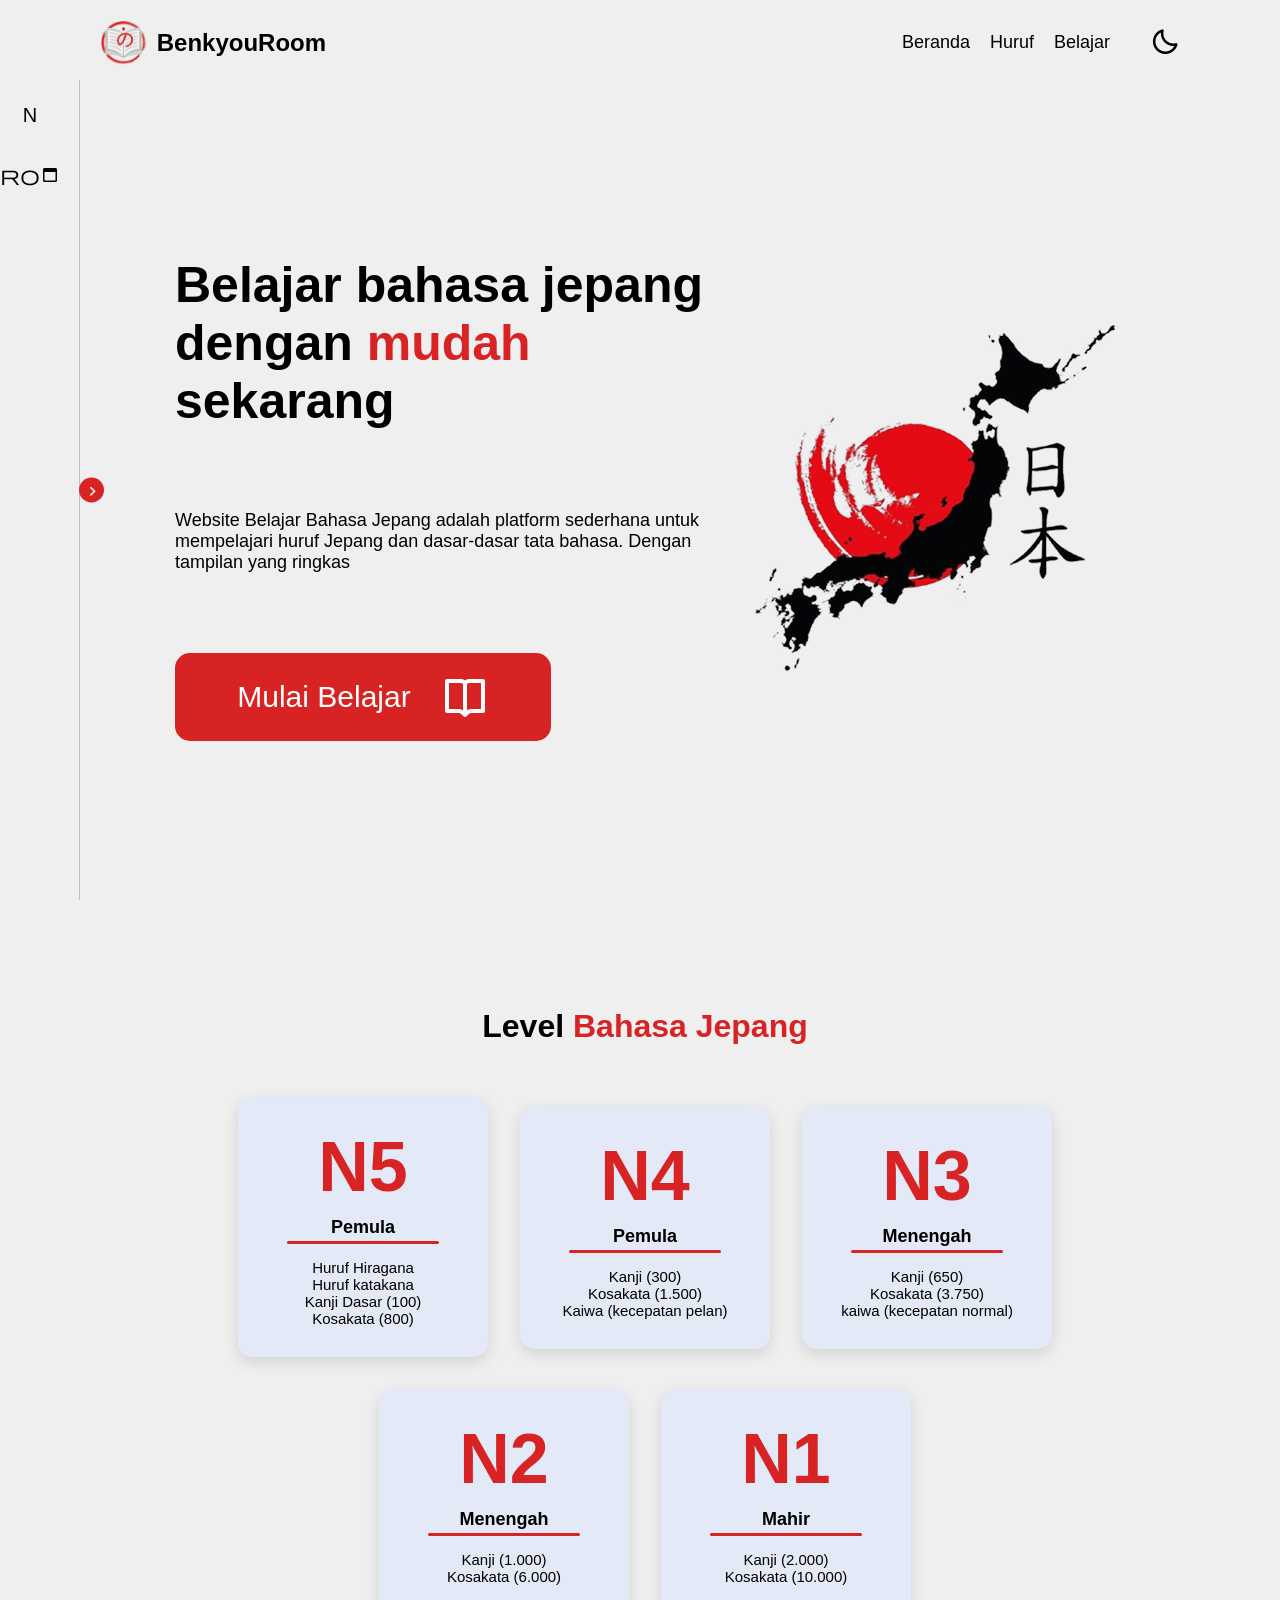
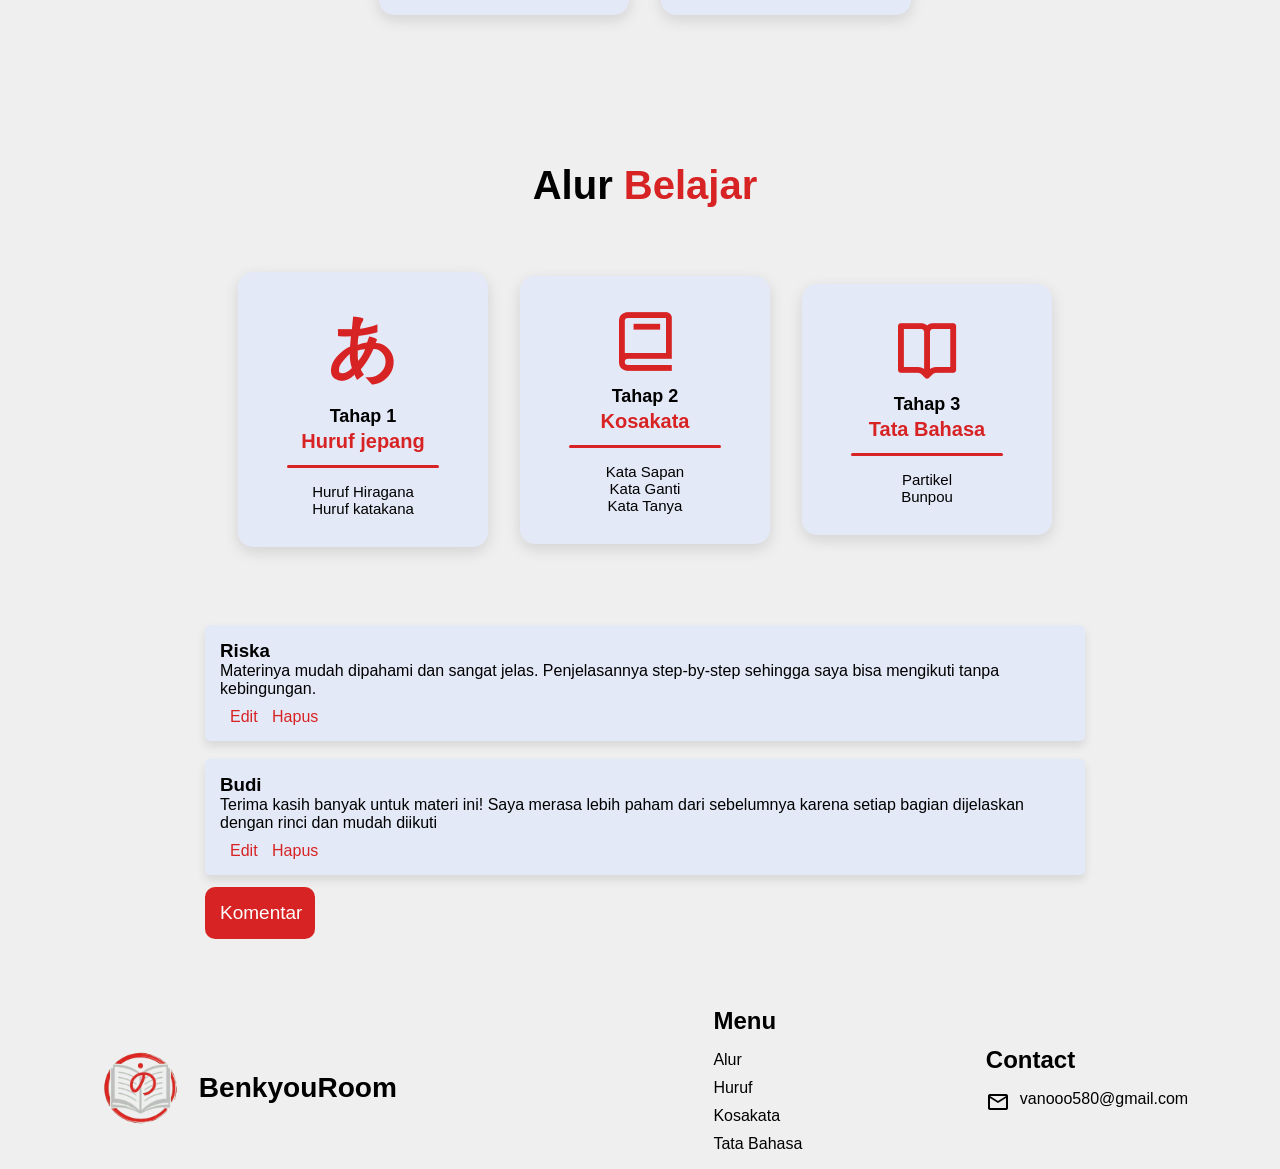
<file: index.html>
<!DOCTYPE html>
<html lang="en">

<head>
  <meta charset="UTF-8" />
  <meta name="viewport" content="width=device-width, initial-scale=1.0" />
  <title>BenkyouRoom</title>
  <link rel="stylesheet" href="style.css" />
  <link rel="shortcut icon" href="pic/favicon.png" type="image/x-icon">
  <link href="https://unpkg.com/boxicons@2.1.4/css/boxicons.min.css" rel="stylesheet" />
  <link href="https://fonts.googleapis.com/css2?family=Material+Symbols+Outlined" rel="stylesheet" />
</head>
</head>

<body>

  <!-- Navbar -->
  <div id="appearance">
    <nav class="nav1">
      <div class="img1">
        <img src="pic/logo.png" alt="icon">
        <h1>BenkyouRoom</h1>
      </div>

      <i class='bx bx-menu' id="menu-icon"></i>


      <ul class="navbar1">
        <li><a href="#">Beranda</a></li>
        <li><a href="huruf.html">Huruf</a></li>
        <li><a href="belajar.html">Belajar</a></li>
        <li>
          <div class="bottom-content">
        <li class="mode">
          <div class="moon-sun">
            <i class="bx bx-moon icon moon icon-mode toggle-mode" id="mode"></i>
          </div>
        </li>
  </div>
  </li>
  </ul>

  </nav>

  <!-- Sidebar -->
  <div class="sidebar close">
    <i class="bx bx-chevron-right toggle"></i>
    <div class="menu-bar">
      <div class="menu">
        <ul class="menu-links">
          <li class="nav-link">
            <a href="#level">
              <span class="icon">N</span>
              <span class="text nav-text">Level</span>
            </a>
          </li>
          <li class="nav-link">
            <a href="#alur">
              <span class="material-symbols-outlined icon">
                road
              </span>
              <span class="text nav-text">Alur</span>
            </a>
          </li>
        </ul>
      </div>
    </div>
  </div>

  <main class="container">
    <div class="hero-section" id="beranda">
      <div class="text">
        <h1 class="header">
          Belajar bahasa jepang dengan <span class="red">mudah</span> <br />
          sekarang
        </h1>
        <p class="descrip">Website Belajar Bahasa Jepang adalah platform sederhana untuk mempelajari huruf Jepang dan dasar-dasar tata bahasa. Dengan tampilan yang ringkas</p>
        <div class="btn">
          <button id="btnMulai">Mulai Belajar <i class="bx bx-book-open icon"></i></button>
        </div>
      </div>

      <div class="img-wrapper">
        <img class="pulau_black" src="pic/pulau_black.png" width="100%" />
        <img class="pulau_with" src="pic/pulau_with.png " width="110%" />
      </div>
    </div>

    <div class="huruf-container" id="level">
      <h1 class="title">Level <span class="red">Bahasa Jepang</span></h1>
      <div class="huruf-wrapper">
        <div class="box">
          <h1>N5</h1>
          <h4>Pemula</h4>
          <span></span>
          <ul>
            <li>Huruf Hiragana</li>
            <li>Huruf katakana</li>
            <li>Kanji Dasar (100) </li>
            <li>Kosakata (800) </li>
          </ul>
        </div>
        <div class="box">
          <h1>N4</h1>
          <h4>Pemula</h4>
          <span></span>
          <ul>
            <li>Kanji (300) </li>
            <li>Kosakata (1.500) </li>
            <li>Kaiwa (kecepatan pelan)</li>
          </ul>
        </div>
        <div class="box">
          <h1>N3</h1>
          <h4>Menengah</h4>
          <span></span>
          <ul>
            <li>Kanji (650) </li>
            <li>Kosakata (3.750) </li>
            <li>kaiwa (kecepatan normal)</li>
            <li></li>
          </ul>
        </div>
      </div>
      <div class="huruf-wrapper">
        <div class="box">
          <h1>N2</h1>
          <h4>Menengah</h4>
          <span></span>
          <ul>
            <li>Kanji (1.000) </li>
            <li>Kosakata (6.000) </li>
          </ul>
        </div>
        <div class="box">
          <h1>N1</h1>
          <h4>Mahir</h4>
          <span></span>
          <ul>
            <li>Kanji (2.000) </li>
            <li>Kosakata (10.000) </li>
          </ul>
        </div>
      </div>
    </div>
    <!-- ==== Alur Belajar ==== -->
    <div class="huruf-container" id="alur">
      <h1 class="title">Alur <span class="red">Belajar</span> </h1>

      <div class="huruf-wrapper">
        <div class="box">
          <h1>あ</h1>
          <h4>Tahap 1</h4>
          <h2>Huruf jepang</h2>
          <span></span>
          <ul>
            <li>Huruf Hiragana</li>
            <li>Huruf katakana</li>
          </ul>
        </div>
        <div class="box">
          <i class='bx bx-book'></i>
          <h4>Tahap 2</h4>
          <h2>Kosakata</h2>
          <span></span>
          <ul>
            <li>Kata Sapan</li>
            <li>Kata Ganti</li>
            <li>Kata Tanya</li>
          </ul>
        </div>
        <div class="box">
          <i class='bx bx-book-open'></i>
          <h4>Tahap 3</h4>
          <h2>Tata Bahasa</h2>
          <span></span>
          <ul>
            <li>Partikel</li>
            <li>Bunpou</li>
          </ul>
        </div>
      </div>
    </div>

    <div class="komentar">
      <div class="box-container">
        <div class="box-komentar shadow">
          <h3>Riska</h3>
          <p>Materinya mudah dipahami dan sangat jelas. Penjelasannya step-by-step sehingga saya bisa mengikuti tanpa kebingungan.</p>
          <div class="aksi">
            <a>Edit</a>
            <a>Hapus</a>
          </div>
        </div>

        <div class="box-komentar shadow">
          <h3>Budi</h3>
          <p>Terima kasih banyak untuk materi ini! Saya merasa lebih paham dari sebelumnya karena setiap bagian dijelaskan dengan rinci dan mudah diikuti</p>
          <div class="aksi">
            <a>Edit</a>
            <a>Hapus</a>
          </div>
        </div>
          <div class="btn-komentar">
            <a href="komentar.html">Komentar</a>
          </div>
      </div>
    </div>
  </main>

  <footer class="container">
    <div class="footer-container">
      <div class="logo">
        <img src="pic/logo.png" alt="Logo" width="18%">
        <h3>BenkyouRoom</h3>
      </div>
      <div class="menu">
        <h2>Menu</h2>
        <ul class="jarak">
          <li>Alur</li>
          <li>Huruf</li>
          <li>Kosakata</li>
          <li>Tata Bahasa</li>
        </ul>
      </div>
      <div class="contact">
        <h2>Contact</h2>
        <div class="contact-container jarak">
          <span class="material-symbols-outlined">
            mail
          </span>
          <p>vanooo580@gmail.com</p>
        </div>
      </div>
    </div>
  </footer>
  </div>
  <script src="scriptbernanda.js"></script>
</body>

</html>
</file>
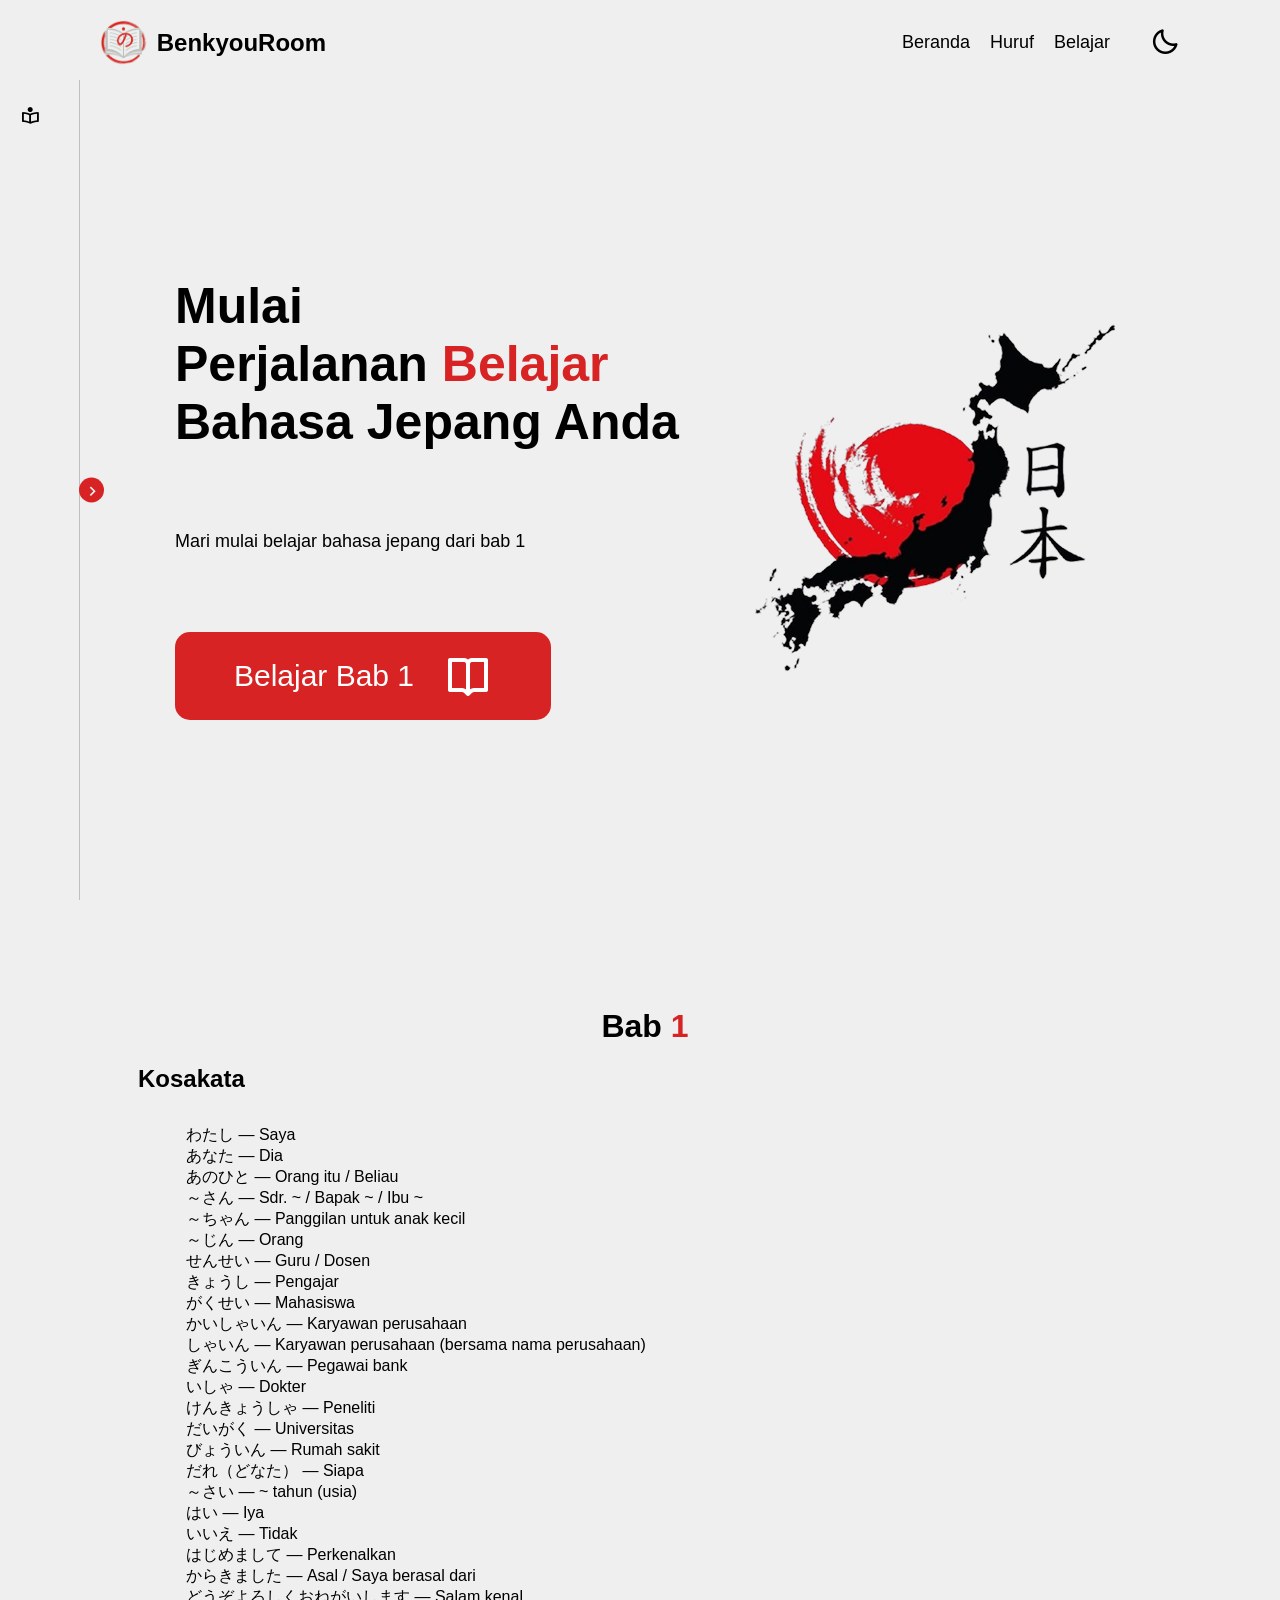
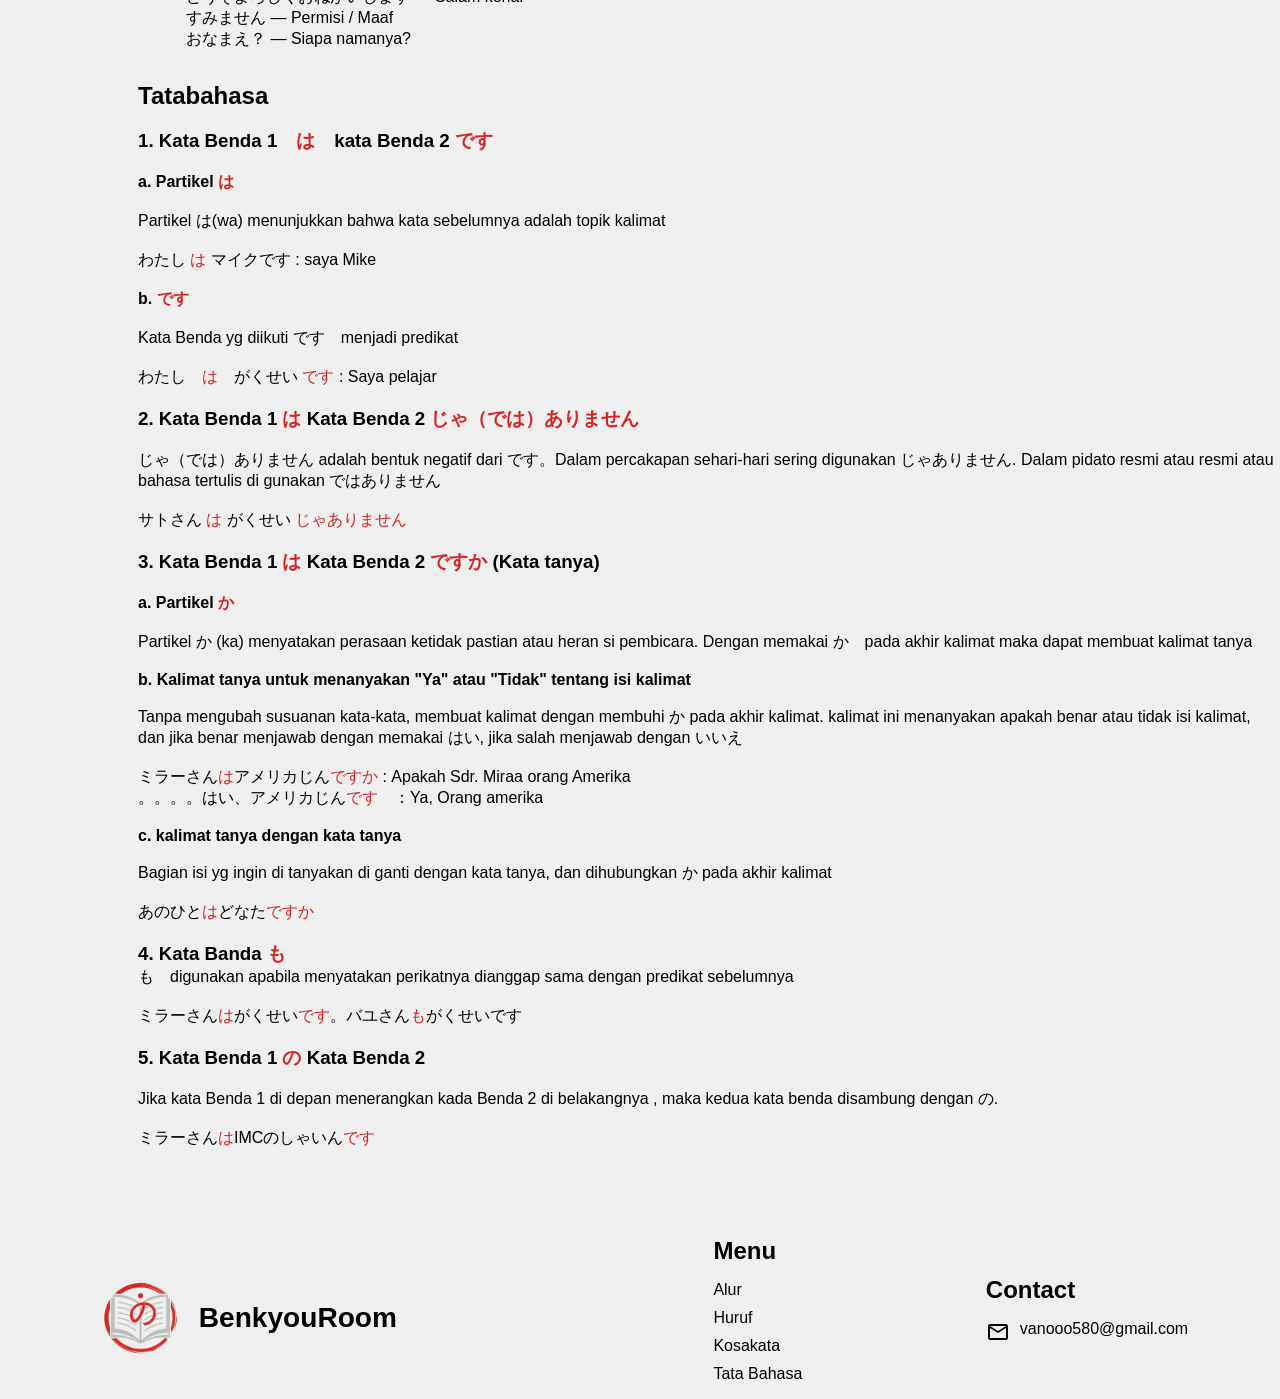
<file: belajar.html>
<!DOCTYPE html>
<html lang="en">

<head>
  <meta charset="UTF-8" />
  <meta name="viewport" content="width=device-width, initial-scale=1.0" />
  <title>BenkyouRoom</title>
  <link rel="stylesheet" href="style.css" />
  <link rel="shortcut icon" href="pic/favicon.png" type="image/x-icon">
  <link href="https://unpkg.com/boxicons@2.1.4/css/boxicons.min.css" rel="stylesheet" />
  <link href="https://fonts.googleapis.com/css2?family=Material+Symbols+Outlined" rel="stylesheet" />
</head>

<body>
  <!-- Navbar -->
  <div id="appearance">
    <nav class="nav1">
      <div class="img1">
        <img src="pic/logo.png" alt="icon">
        <h1>BenkyouRoom</h1>
      </div>

      <i class='bx bx-menu' id="menu-icon"></i>

      <ul class="navbar1">
        <li><a href="index.html">Beranda</a></li>
        <li><a href="huruf.html">Huruf</a></li>
        <li><a href="#">Belajar</a></li>
        <li>
          <div class="bottom-content">
        <li class="mode">
          <div class="moon-sun">
            <i class="bx bx-moon icon moon icon-mode toggle-mode" id="mode"></i>
          </div>
        </li>
  </div>
  </li>
  </ul>

  </nav>

  <!-- Sidebar -->
  <div class="sidebar close">
    <i class="bx bx-chevron-right toggle"></i>

    <div class="menu-bar">
      <div class="menu">
        <ul class="menu-links">
          <li class="nav-link">
            <a href="#bab1">
              <i class='bx bx-book-reader icon'></i>
              <span class="text nav-text">Bab 1</span>
            </a>
          </li>
        </ul>
      </div>
    </div>
  </div>

  <main class="container">
    <div class="hero-section" id="beranda">
      <div class="text">
        <h1 class="header">
          Mulai <br />
          Perjalanan <span class="red">Belajar </span>Bahasa Jepang Anda
        </h1>
        <p class="descrip">Mari mulai belajar bahasa jepang dari bab 1</p>
        <div class="btn">
          <a href="#bab1">
            <button>Belajar Bab 1 <i class="bx bx-book-open icon"></i></button>
          </a>
        </div>
      </div>

      <div class="img-wrapper">
        <img class="pulau_black" src="pic/pulau_black.png" width="100%" />
        <img class="pulau_with" src="pic/pulau_with.png " width="110%" />
      </div>
    </div>

    <div class="huruf-container" id="bab1">
      <h1 class="title">Bab <span class="red">1</span></h1>
      <h2 class="text-left">Kosakata</h2>

      <div class="kosakata">
        <ul class="huruf-jepang">
          <li><span class="jp">わたし</span> — <span class="id">Saya</span></li>
          <li><span class="jp">あなた</span> — <span class="id">Dia</span></li>
          <li><span class="jp">あのひと</span> — <span class="id">Orang itu / Beliau</span></li>
          <li><span class="jp">～さん</span> — <span class="id">Sdr. ~ / Bapak ~ / Ibu ~</span></li>
          <li><span class="jp">～ちゃん</span> — <span class="id">Panggilan untuk anak kecil</span></li>
          <li><span class="jp">～じん</span> — <span class="id">Orang</span></li>
          <li><span class="jp">せんせい</span> — <span class="id">Guru / Dosen</span></li>
          <li><span class="jp">きょうし</span> — <span class="id">Pengajar</span></li>
          <li><span class="jp">がくせい</span> — <span class="id">Mahasiswa</span></li>
          <li><span class="jp">かいしゃいん</span> — <span class="id">Karyawan perusahaan</span></li>
          <li><span class="jp">しゃいん</span> — <span class="id">Karyawan perusahaan (bersama nama perusahaan)</span></li>
          <li><span class="jp">ぎんこういん</span> — <span class="id">Pegawai bank</span></li>
          <li><span class="jp">いしゃ</span> — <span class="id">Dokter</span></li>
          <li><span class="jp">けんきょうしゃ</span> — <span class="id">Peneliti</span></li>
          <li><span class="jp">だいがく</span> — <span class="id">Universitas</span></li>
          <li><span class="jp">びょういん</span> — <span class="id">Rumah sakit</span></li>
          <li><span class="jp">だれ（どなた）</span> — <span class="id">Siapa</span></li>
          <li><span class="jp">～さい</span> — <span class="id">~ tahun (usia)</span></li>
          <li><span class="jp">はい</span> — <span class="id">Iya</span></li>
          <li><span class="jp">いいえ</span> — <span class="id">Tidak</span></li>
          <li><span class="jp">はじめまして</span> — <span class="id">Perkenalkan</span></li>
          <li><span class="jp">からきました</span> — <span class="id">Asal / Saya berasal dari</span></li>
          <li><span class="jp">どうぞよろしくおねがいします</span> — <span class="id">Salam kenal</span></li>
          <li><span class="jp">すみません</span> — <span class="id">Permisi / Maaf</span></li>
          <li><span class="jp">おなまえ？</span> — <span class="id">Siapa namanya?</span></li>
        </ul>
      </div>

      <div class="materi text-left">
        <h2>Tatabahasa</h2>
        <br />
        <h3>1. Kata Benda 1　<span class="red">は</span>　kata Benda 2 <span class="red">です</span></h3>
        <br />
        <h4>a. Partikel <span class="red">は</span></h4>
        <br />
        <p>Partikel は(wa) menunjukkan bahwa kata sebelumnya adalah topik kalimat</p>
        <br />
        <p>わたし <span class="red">は</span> マイクです : saya Mike</p>
        <br />
        <h4>b. <span class="red">です</span></h4>
        <br />
        <p>Kata Benda yg diikuti です　menjadi predikat</p>
        <br />
        <p>わたし　<span class="red">は</span>　がくせい <span class="red">です</span> : Saya pelajar</p>
        <br />

        <h3>2. Kata Benda 1 <span class="red">は</span> Kata Benda 2 <span class="red">じゃ（では）ありません</span></h3>
        <br />
        <p>じゃ（では）ありません adalah bentuk negatif dari です。Dalam percakapan sehari-hari sering digunakan じゃありません. Dalam pidato resmi atau resmi atau bahasa tertulis di gunakan ではありません</p>
        <br />
        <p>サトさん <span class="red">は</span> がくせい <span class="red">じゃありません</span></p>
        <br />

        <h3>3. Kata Benda 1 <span class="red">は</span> Kata Benda 2 <span class="red">ですか </span>(Kata tanya)</h3>
        <br />
        <h4>a. Partikel <span class="red">か</span></h4>
        <br />
        <p>Partikel か (ka) menyatakan perasaan ketidak pastian atau heran si pembicara. Dengan memakai か　pada akhir kalimat maka dapat membuat kalimat tanya</p>
        <br />
        <h4>b. Kalimat tanya untuk menanyakan "Ya" atau "Tidak" tentang isi kalimat</h4>
        <br />
        <p>
          Tanpa mengubah susuanan kata-kata, membuat kalimat dengan membuhi か pada akhir kalimat. kalimat ini menanyakan apakah benar atau tidak isi kalimat, dan jika benar menjawab dengan memakai はい, jika salah menjawab dengan
          いいえ　
        </p>
        <br />
        <p>ミラーさん<span class="red">は</span>アメリカじん<span class="red">ですか</span> : Apakah Sdr. Miraa orang Amerika</p>
        <p>。。。。はい、アメリカじん<span class="red">です</span>　：Ya, Orang amerika</p>
        <br />
        <h4>c. kalimat tanya dengan kata tanya</h4>
        <br />
        <p>Bagian isi yg ingin di tanyakan di ganti dengan kata tanya, dan dihubungkan か pada akhir kalimat</p>
        <br />
        <p>あのひと<span class="red">は</span>どなた<span class="red">ですか</span></p>
        <br />
        <h3>4. Kata Banda <span class="red">も</span></h3>
        <p>も　digunakan apabila menyatakan perikatnya dianggap sama dengan predikat sebelumnya</p>
        <br />
        <p>ミラーさん<span class="red">は</span>がくせい<span class="red">です</span>。バユさん<span class="red">も</span>がくせい<span class="red"></span>です</p>
        <br />
        <h3>5. Kata Benda 1 <span class="red">の</span> Kata Benda 2</h3>
        <br />
        <p>Jika kata Benda 1 di depan menerangkan kada Benda 2 di belakangnya , maka kedua kata benda disambung dengan の.</p>
        <br />
        <p>ミラーさん<span class="red">は</span>IMCのしゃいん<span class="red">です</span></p>
      </div>
    </div>

  </main>

  <footer class="container">
    <div class="footer-container">
      <div class="logo">
        <img src="pic/logo.png" alt="Logo" width="18%">
        <h3>BenkyouRoom</h3>
      </div>
      <div class="menu">
        <h2>Menu</h2>
        <ul class="jarak">
          <li>Alur</li>
          <li>Huruf</li>
          <li>Kosakata</li>
          <li>Tata Bahasa</li>
        </ul>
      </div>
      <div class="contact">
        <h2>Contact</h2>
        <div class="contact-container jarak">
          <span class="material-symbols-outlined">
            mail
          </span>
          <p>vanooo580@gmail.com</p>
        </div>
      </div>
    </div>
  </footer>
  </div>
  <script src="script.js"></script>
</body>

</html>
</file>
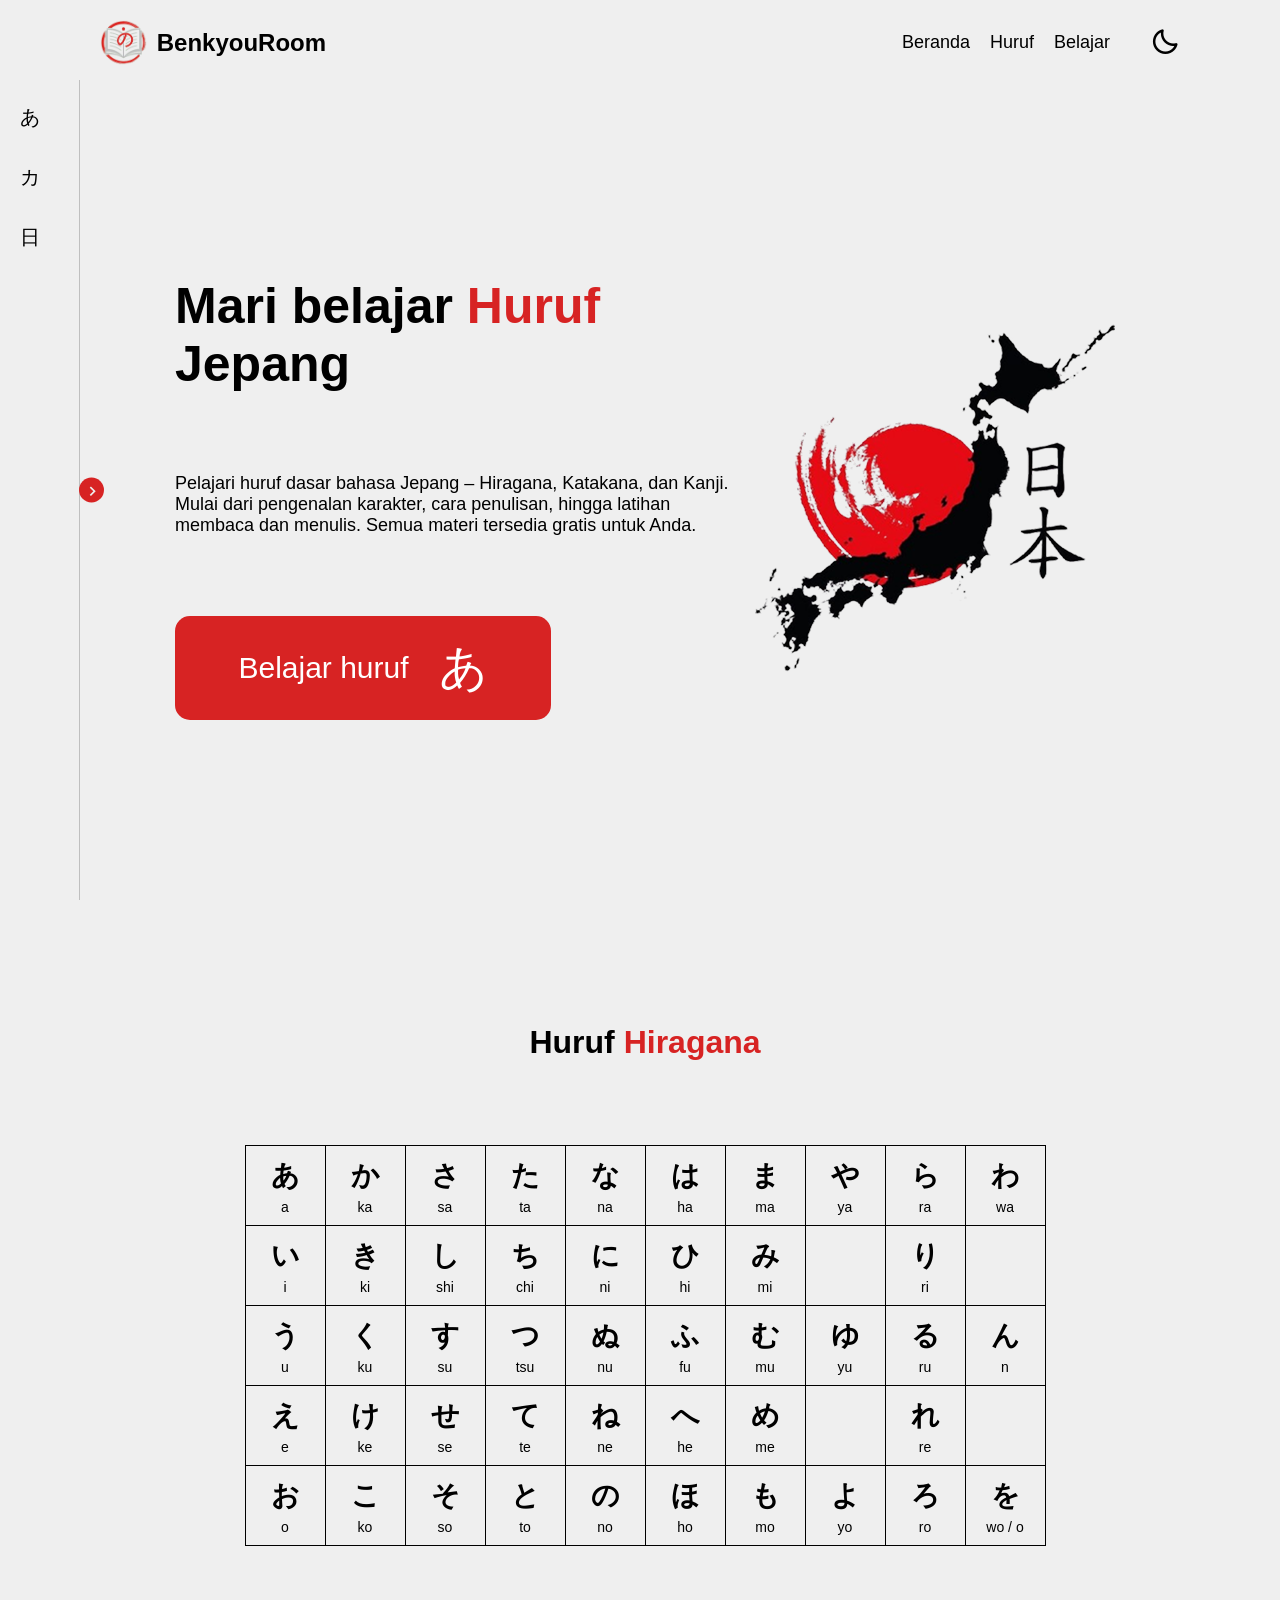
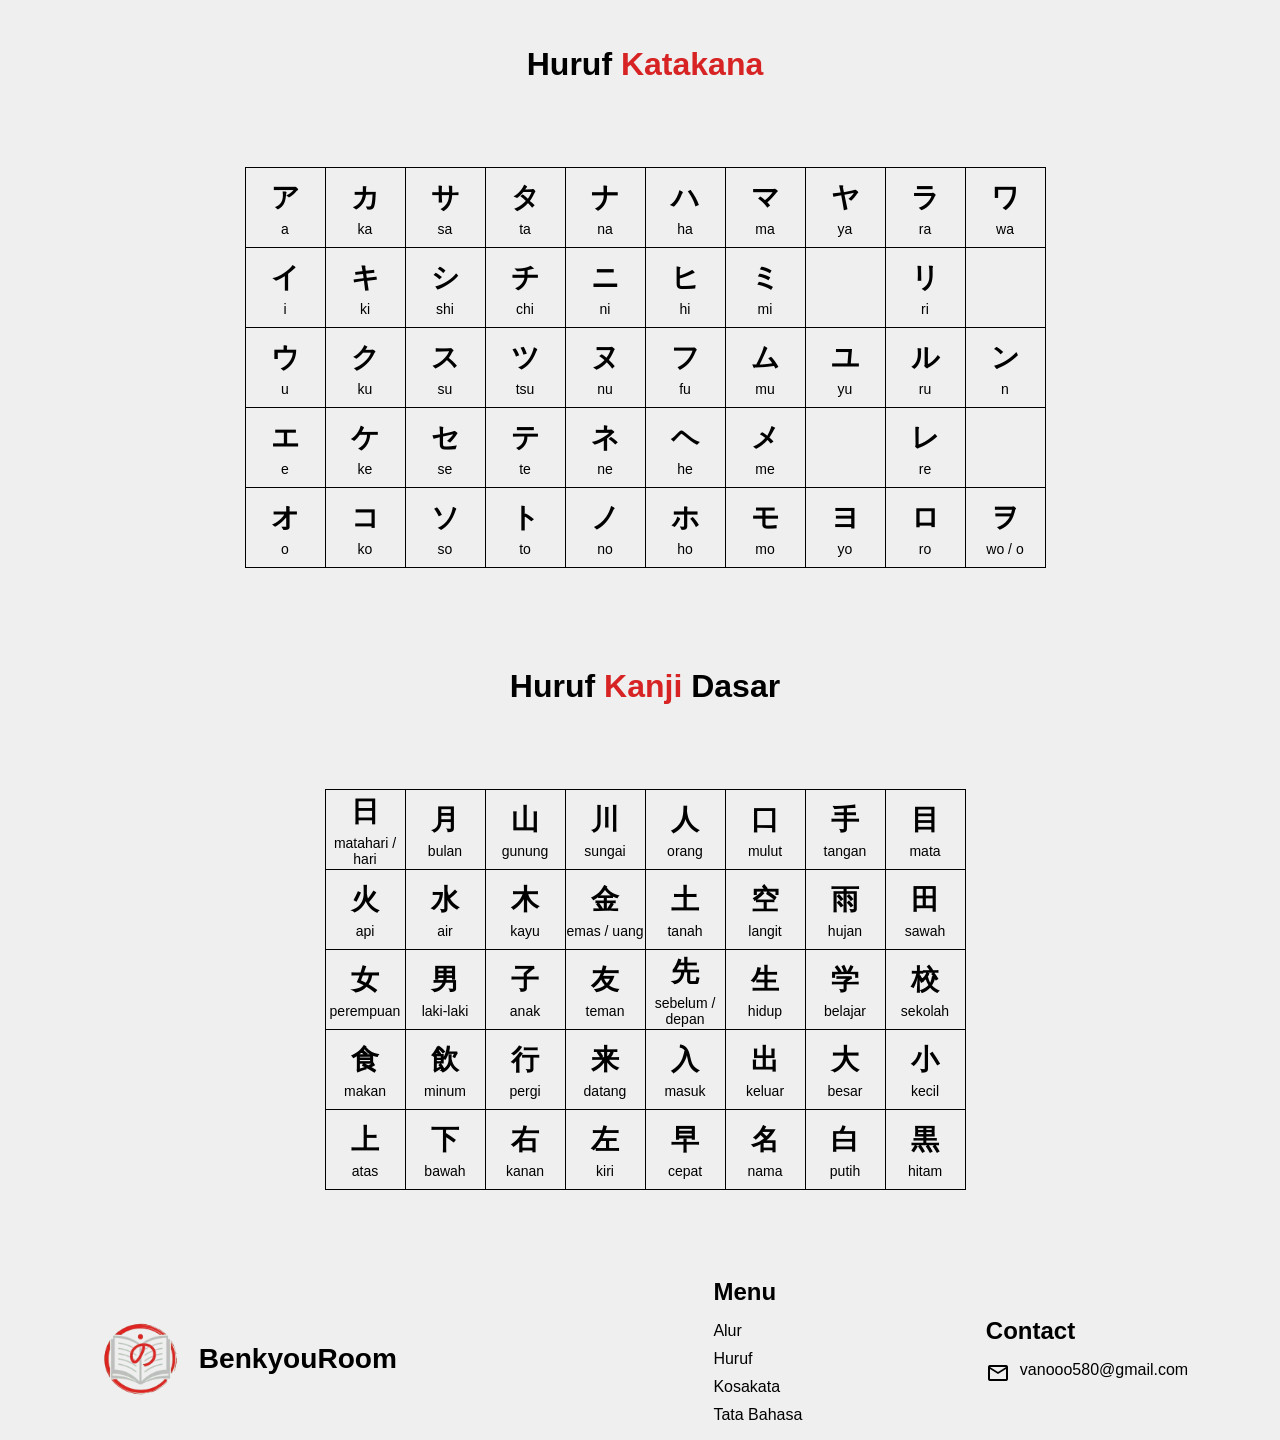
<file: huruf.html>
<!DOCTYPE html>
<html lang="en">

<head>
  <meta charset="UTF-8" />
  <meta name="viewport" content="width=device-width, initial-scale=1.0" />
  <title>BenkyouRoom</title>
  <link rel="stylesheet" href="style.css" />
  <link rel="shortcut icon" href="pic/favicon.png" type="image/x-icon">
  <link href="https://unpkg.com/boxicons@2.1.4/css/boxicons.min.css" rel="stylesheet" />
  <link href="https://fonts.googleapis.com/css2?family=Material+Symbols+Outlined" rel="stylesheet" />
</head>

<body>

  <!-- Navbar -->
  <div id="appearance">
    <nav class="nav1">
      <div class="img1">
        <img src="pic/logo.png" alt="icon">
        <h1>BenkyouRoom</h1>
      </div>

      <i class='bx bx-menu' id="menu-icon"></i>

      <ul class="navbar1">
        <li><a href="index.html">Beranda</a></li>
        <li><a href="#">Huruf</a></li>
        <li><a href="belajar.html">Belajar</a></li>
        <li>
          <div class="bottom-content">
        <li class="mode">
          <div class="moon-sun">
            <i class="bx bx-moon icon moon icon-mode toggle-mode" id="mode"></i>
          </div>
        </li>
  </div>
  </li>
  </ul>

  </nav>

  <!-- Sidebar -->
  <div class="sidebar close">
    <i class="bx bx-chevron-right toggle"></i>

    <div class="menu-bar">
      <div class="menu">
        <ul class="menu-links">
          <li class="nav-link">
            <a href="#hiragana">
              <i class="bx icon">あ</i>
              <span class="text nav-text">Hiragana</span>
            </a>
          </li>

          <li class="nav-link">
            <a href="#katakana">
              <i class="bx icon">カ</i>
              <span class="text nav-text">Katakana</span>
            </a>
          </li>

          <li class="nav-link">
            <a href="#kanji">
              <i class="bx icon">日</i>
              <span class="text nav-text">Kanji</span>
            </a>
          </li>
        </ul>
      </div>
    </div>
  </div>

  <main class="container">
    <div class="hero-section" id="beranda">
      <div class="text">
        <h1 class="header">Mari belajar <span class="red">Huruf</span> Jepang</h1>
        <p class="descrip">
          Pelajari huruf dasar bahasa Jepang – Hiragana, Katakana, dan Kanji.
          Mulai dari pengenalan karakter, cara penulisan, hingga latihan membaca dan menulis.
          Semua materi tersedia gratis untuk Anda.
        </p>

        <div class="btn">
          <a href="#hiragana">
            <button>Belajar huruf <span class="icon">あ</span></button>
          </a>
        </div>
      </div>

      <div class="img-wrapper">
        <img class="pulau_black" src="pic/pulau_black.png" width="100%" />
        <img class="pulau_with" src="pic/pulau_with.png " width="110%" />
      </div>
    </div>

    <!-- HIRAGANA -->
    <div class="huruf jarak">
      <div class="huruf-container" id="hiragana">
        <h1 class="title">Huruf <span class="red">Hiragana</span></h1>

        <div class="huruf-wrapper">
          <table>
            <tr>
              <td>あ <span>a</span></td>
              <td>か <span>ka</span></td>
              <td>さ <span>sa</span></td>
              <td>た <span>ta</span></td>
              <td>な <span>na</span></td>
              <td>は <span>ha</span></td>
              <td>ま <span>ma</span></td>
              <td>や <span>ya</span></td>
              <td>ら <span>ra</span></td>
              <td>わ <span>wa</span></td>
            </tr>

            <tr>
              <td>い <span>i</span></td>
              <td>き <span>ki</span></td>
              <td>し <span>shi</span></td>
              <td>ち <span>chi</span></td>
              <td>に <span>ni</span></td>
              <td>ひ <span>hi</span></td>
              <td>み <span>mi</span></td>
              <td></td>
              <td>り <span>ri</span></td>
              <td></td>
            </tr>

            <tr>
              <td>う <span>u</span></td>
              <td>く <span>ku</span></td>
              <td>す <span>su</span></td>
              <td>つ <span>tsu</span></td>
              <td>ぬ <span>nu</span></td>
              <td>ふ <span>fu</span></td>
              <td>む <span>mu</span></td>
              <td>ゆ <span>yu</span></td>
              <td>る <span>ru</span></td>
              <td>ん <span>n</span></td>
            </tr>

            <tr>
              <td>え <span>e</span></td>
              <td>け <span>ke</span></td>
              <td>せ <span>se</span></td>
              <td>て <span>te</span></td>
              <td>ね <span>ne</span></td>
              <td>へ <span>he</span></td>
              <td>め <span>me</span></td>
              <td></td>
              <td>れ <span>re</span></td>
              <td></td>
            </tr>

            <tr>
              <td>お <span>o</span></td>
              <td>こ <span>ko</span></td>
              <td>そ <span>so</span></td>
              <td>と <span>to</span></td>
              <td>の <span>no</span></td>
              <td>ほ <span>ho</span></td>
              <td>も <span>mo</span></td>
              <td>よ <span>yo</span></td>
              <td>ろ <span>ro</span></td>
              <td>を <span>wo / o</span></td>
            </tr>
          </table>
        </div>
      </div>

      <!-- KATAKANA -->
      <div class="huruf-container" id="katakana">
        <h1 class="title">Huruf <span class="red">Katakana</span></h1>

        <div class="huruf-wrapper">
          <table>
            <tr>
              <td>ア <span>a</span></td>
              <td>カ <span>ka</span></td>
              <td>サ <span>sa</span></td>
              <td>タ <span>ta</span></td>
              <td>ナ <span>na</span></td>
              <td>ハ <span>ha</span></td>
              <td>マ <span>ma</span></td>
              <td>ヤ <span>ya</span></td>
              <td>ラ <span>ra</span></td>
              <td>ワ <span>wa</span></td>
            </tr>

            <tr>
              <td>イ <span>i</span></td>
              <td>キ <span>ki</span></td>
              <td>シ <span>shi</span></td>
              <td>チ <span>chi</span></td>
              <td>ニ <span>ni</span></td>
              <td>ヒ <span>hi</span></td>
              <td>ミ <span>mi</span></td>
              <td></td>
              <td>リ <span>ri</span></td>
              <td></td>
            </tr>

            <tr>
              <td>ウ <span>u</span></td>
              <td>ク <span>ku</span></td>
              <td>ス <span>su</span></td>
              <td>ツ <span>tsu</span></td>
              <td>ヌ <span>nu</span></td>
              <td>フ <span>fu</span></td>
              <td>ム <span>mu</span></td>
              <td>ユ <span>yu</span></td>
              <td>ル <span>ru</span></td>
              <td>ン <span>n</span></td>
            </tr>

            <tr>
              <td>エ <span>e</span></td>
              <td>ケ <span>ke</span></td>
              <td>セ <span>se</span></td>
              <td>テ <span>te</span></td>
              <td>ネ <span>ne</span></td>
              <td>ヘ <span>he</span></td>
              <td>メ <span>me</span></td>
              <td></td>
              <td>レ <span>re</span></td>
              <td></td>
            </tr>

            <tr>
              <td>オ <span>o</span></td>
              <td>コ <span>ko</span></td>
              <td>ソ <span>so</span></td>
              <td>ト <span>to</span></td>
              <td>ノ <span>no</span></td>
              <td>ホ <span>ho</span></td>
              <td>モ <span>mo</span></td>
              <td>ヨ <span>yo</span></td>
              <td>ロ <span>ro</span></td>
              <td>ヲ <span>wo / o</span></td>
            </tr>
          </table>
        </div>
      </div>

      <!-- KANJI -->
      <div class="huruf-container" id="kanji">
        <h1 class="title">Huruf <span class="red">Kanji</span> Dasar</h1>

        <div class="huruf-wrapper">
          <table>
            <tr>
              <td>日 <span>matahari / hari</span></td>
              <td>月 <span>bulan</span></td>
              <td>山 <span>gunung</span></td>
              <td>川 <span>sungai</span></td>
              <td>人 <span>orang</span></td>
              <td>口 <span>mulut</span></td>
              <td>手 <span>tangan</span></td>
              <td>目 <span>mata</span></td>
            </tr>

            <tr>
              <td>火 <span>api</span></td>
              <td>水 <span>air</span></td>
              <td>木 <span>kayu</span></td>
              <td>金 <span>emas / uang</span></td>
              <td>土 <span>tanah</span></td>
              <td>空 <span>langit</span></td>
              <td>雨 <span>hujan</span></td>
              <td>田 <span>sawah</span></td>
            </tr>

            <tr>
              <td>女 <span>perempuan</span></td>
              <td>男 <span>laki-laki</span></td>
              <td>子 <span>anak</span></td>
              <td>友 <span>teman</span></td>
              <td>先 <span>sebelum / depan</span></td>
              <td>生 <span>hidup</span></td>
              <td>学 <span>belajar</span></td>
              <td>校 <span>sekolah</span></td>
            </tr>

            <tr>
              <td>食 <span>makan</span></td>
              <td>飲 <span>minum</span></td>
              <td>行 <span>pergi</span></td>
              <td>来 <span>datang</span></td>
              <td>入 <span>masuk</span></td>
              <td>出 <span>keluar</span></td>
              <td>大 <span>besar</span></td>
              <td>小 <span>kecil</span></td>
            </tr>

            <tr>
              <td>上 <span>atas</span></td>
              <td>下 <span>bawah</span></td>
              <td>右 <span>kanan</span></td>
              <td>左 <span>kiri</span></td>
              <td>早 <span>cepat</span></td>
              <td>名 <span>nama</span></td>
              <td>白 <span>putih</span></td>
              <td>黒 <span>hitam</span></td>
            </tr>
          </table>
        </div>
      </div>
    </div>

  </main>

  <footer class="container">
    <div class="footer-container">
      <div class="logo">
        <img src="pic/logo.png" alt="Logo" width="18%">
        <h3>BenkyouRoom</h3>
      </div>
      <div class="menu">
        <h2>Menu</h2>
        <ul class="jarak">
          <li>Alur</li>
          <li>Huruf</li>
          <li>Kosakata</li>
          <li>Tata Bahasa</li>
        </ul>
      </div>
      <div class="contact">
        <h2>Contact</h2>
        <div class="contact-container jarak">
          <span class="material-symbols-outlined">
            mail
          </span>
          <p>vanooo580@gmail.com</p>
        </div>
      </div>
    </div>
  </footer>
  </div>
  <script src="script.js"></script>
</body>

</html>
</file>
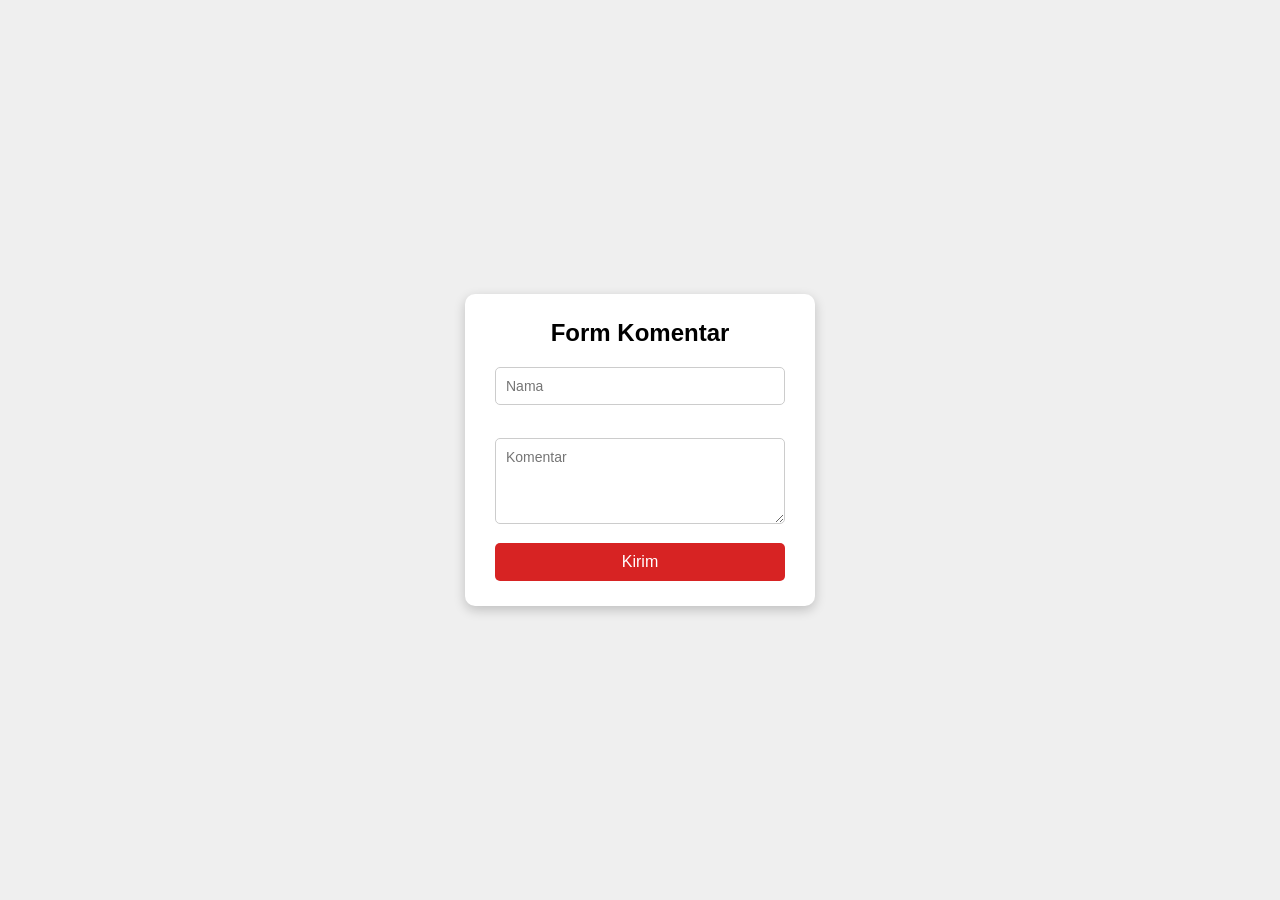
<file: komentar.html>
<!DOCTYPE html>
<html lang="id">

<head>
    <meta charset="UTF-8">
    <meta name="viewport" content="width=device-width, initial-scale=1.0">
    <title>Form Komentar</title>
    <link rel="shortcut icon" href="pic/favicon.png" type="image/x-icon">
    <link rel="stylesheet" href="style.css">
</head>

<body>
    <div class="form-container">
        <div class="form-box shadow">
            <h2>Form Komentar</h2>
            <form method="post">
                <input type="text" name="nama" placeholder="Nama" required><br><br>
                <textarea name="komentar" placeholder="Komentar" rows="4" required></textarea><br>
                <button type="submit" name="kirim">Kirim</button>
            </form>
        </div>
    </div>
</body>

</html>
</file>
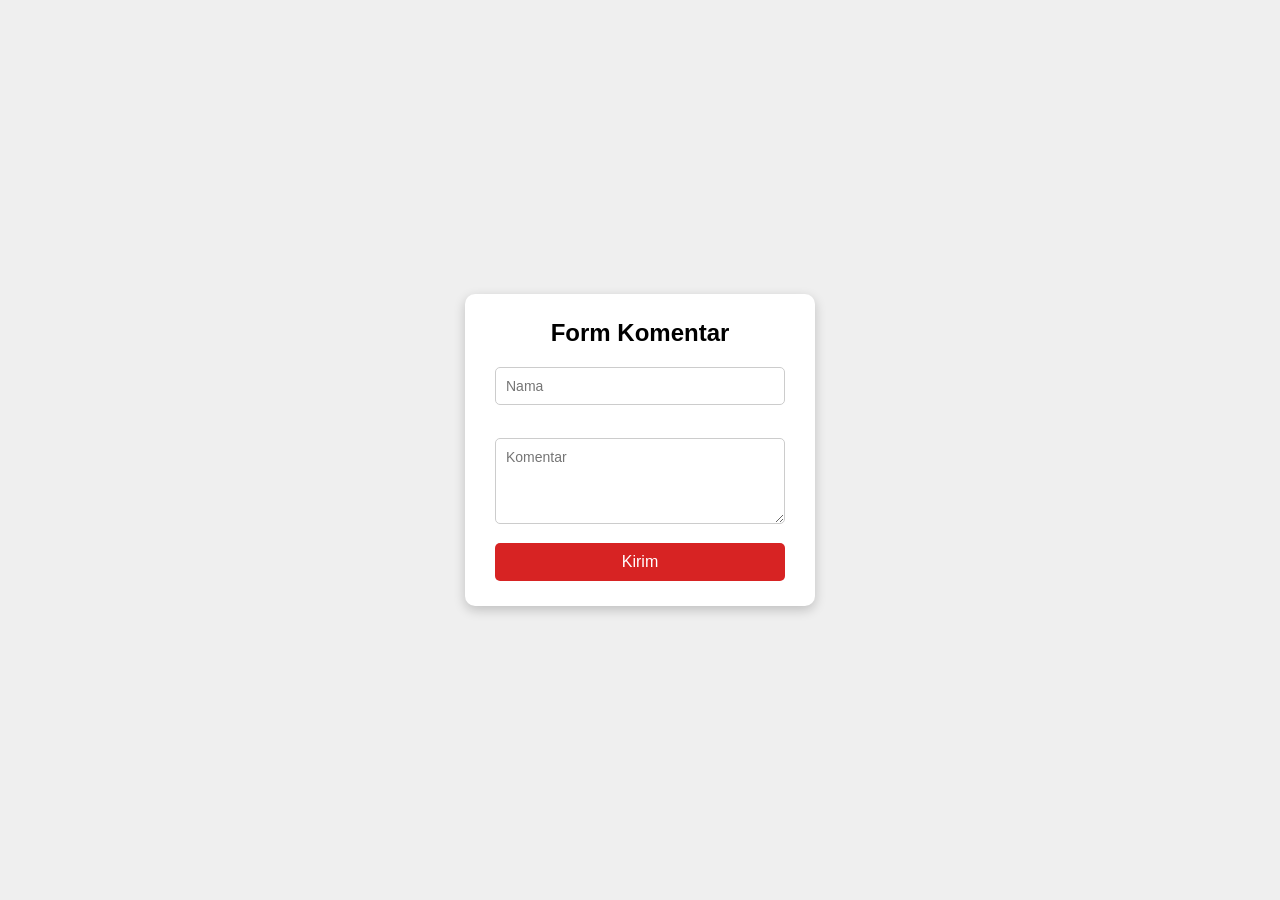
<file: komentar_update.html>
<!DOCTYPE html>
<html lang="id">

<head>
    <meta charset="UTF-8">
    <meta name="viewport" content="width=device-width, initial-scale=1.0">
    <title>Form Komentar</title>
    <link rel="shortcut icon" href="pic/favicon.png" type="image/x-icon">
    <link rel="stylesheet" href="style.css">
</head>

<body>
    <div class="form-container">
        <div class="form-box shadow">
            <h2>Form Komentar</h2>
            <form method="post">
                <input type="text" name="nama" placeholder="Nama" require>
                <br><br>
                <textarea name="komentar" placeholder="Komentar" rows="4" required></textarea><br>
                <button type="submit" name="kirim">Kirim</button>
            </form>

        </div>
    </div>
</body>

</html>
</file>
<file: style.css>
* {
    font-family: sans-serif;
    margin: 0;
    padding: 0;
    box-sizing: border-box;
}

:root {
    /* === Colors === */
    --body-color: #E4E9F7;
    --sidebar-color: #efefef;
    --primary-color: #D72323;
    --primary-color-light: #F6F5FF;
    --toggle-color: #DDD;
    --text-color: #000;

    /* === Transition === */
    --tran-02: all 0.2s ease;
    --tran-03: all 0.3s ease;
    --tran-04: all 0.4s ease;
    --tran-05: all 0.5s ease;
}

html {
    scroll-behavior: smooth;
}

body {
    height: 100vh;
    background-color: var(--sidebar-color);
    transition: var(--tran-05);
}

body.dark {
    --body-color: #18191a;
    --sidebar-color: #242526;
    --primary-color: #3A3B3C;
    --primary-color-light: #3a3b3c;
    --toggle-color: #fff;
    --text-color: #ccc;
}

body.dark .sidebar .toggle {
    color: var(--text-color);
}

/* ===== TOP NAVBAR ===== */
nav {
    position: fixed;
    top: 0;
    left: 0;
    width: 100%;
    padding: 20px 100px;
    z-index: 1000;
    display: flex;
    justify-content: space-between;
    align-items: center;
    margin-bottom: 1rem;
    background-color: var(--sidebar-color);
}

.nav1 .img1 {
    display: flex;
    align-items: center;
    gap: 10px;
    color: var(--text-color);
}


.nav1 .img1 img {
    width: 12%;
}

.navbar1 {
    list-style: none;
    display: flex;
    gap: 20px;
    align-items: center;
}

.navbar1 li a {
    text-decoration: none;
    color: var(--text-color);
    font-size: 18px;
    font-weight: 500;
    transition: var(--tran-04);

}

.navbar1 li a:hover {
    color: var(--primary-color);
}

#menu-icon {
    font-size: 36px;
    color: #333;
    display: none;
}

#mode{
    color: var(--text-color);
}

.toggle-mode{
    font-size: 30px;
}

/* ==== Sidebar ==== */
.sidebar {
    position: fixed;
    top: 80px;
    left: 0;
    height: calc(100% - 80px);
    width: 250px;
    background-color: var(--sidebar-color);
    transition: var(--tran-05);
    z-index: 1000;
    border-right: 1px solid rgba(0, 0, 0, 0.2);
}

body.dark .sidebar {
    border-right: 1px solid rgba(255, 255, 255, 0.2);
}

.sidebar.close {
    width: 80px;
}

.sidebar li {
    height: 50px;
    margin-top: 10px;
    list-style: none;
    display: flex;
    align-items: center;
}

.sidebar li .icon {
    display: flex;
    align-items: center;
    justify-content: center;
    font-size: 20px;
    min-width: 60px;
}

.sidebar li .icon,
.sidebar li .text {
    color: var(--text-color);
    transition: var(--tran-02);
}

.sidebar .text {
    font-size: 16px;
    font-weight: 500;
    color: var(--text-color);
    transition: var(--tran-04);
    white-space: nowrap;
    opacity: 1;
}

.sidebar.close .text {
    opacity: 0;
}

.sidebar .toggle {
    position: absolute;
    top: 50%;
    right: -25px;
    height: 25px;
    width: 25px;
    background-color: var(--primary-color);
    display: flex;
    align-items: center;
    justify-content: center;
    border-radius: 50%;
    transform: translateY(-50%) rotate(180deg);
    color: var(--sidebar-color);
    font-size: 20px;
}

.sidebar.close .toggle {
    transform: translateY(-50%);
}

body.dark .sidebar .toggle {
    color: var(--text-color);
}

.sidebar li a {
    height: 100%;
    width: 100%;
    display: flex;
    align-items: center;
    text-decoration: none;
    border-radius: 6px;
    transition: var(--tran-04);
}

.sidebar li a:hover {
    background-color: var(--primary-color);
}

.sidebar li a:hover .icon,
.sidebar li a:hover .text {
    color: var(--sidebar-color);
}

body.dark li a:hover .icon,
body.dark li a:hover .text {
    color: var(--text-color);
}

.sidebar .menu-bar {
    height: calc(100% - 10px);
    display: flex;
    flex-direction: column;
    justify-content: space-between;
}

/* ==== Hero section ==== */
.container {
    margin-left: 250px;
    margin-top: 3rem;
}

.hero-section {
    display: flex;
    justify-content: center;
    align-items: center;
    gap: 20px;
    height: 100vh;
}

.jarak {
    margin: 1rem 0;

}

body.dark .container {
    color: var(--text-color);
}

.sidebar.close~.container {
    margin-left: 10px;
}

.container .text {
    width: 35rem;
    font-size: 25px;
    display: flex;
    flex-direction: column;
    gap: 80px;
}

.container .descrip {
    font-size: large;
}

.red {
    color: #D72323;
}

.btn button {
    background-color: #D72323;
    padding: 20px;
    border: none;
    border-radius: 15px;
    color: #fff;
    width: 376px;
    font-size: 30px;
    display: flex;
    align-items: center;
    justify-content: center;
    gap: 30px;
    cursor: pointer;
    transition: transform 0.4s ease, box-shadow 0.4s ease;
}

.btn a {
    text-decoration: none;
}

.btn button:hover {
    transform: translateY(-20px);
    transition: var(--tran-05);
}

.btn button .icon {
    font-size: 3rem;
}

.pulau_black {
    display: block;
}

.pulau_with {
    display: none;
}

body.dark .pulau_black {
    display: none;
}

body.dark .pulau_with {
    display: block;
}

/* ≒＝＝＝ Table ==== */
.huruf-container {
    width: 100%;
    display: flex;
    flex-direction: column;
    justify-content: center;
    padding: 40px 0;
}

.huruf-wrapper {
    display: flex;
    align-items: center;
    justify-content: center;
    margin-top: 2rem;
}

.title {
    text-align: center;
    font-size: 32px;
    font-weight: bold;
    margin: 20px;
}

table {
    border-collapse: collapse;
    margin-top: 2rem;
}

table td {
    width: 80px;
    height: 80px;
    border: 1px solid #000;
    text-align: center;
    vertical-align: middle;
    font-size: 28px;
    font-weight: bold;
    position: relative;
}

table td:hover {
    background-color: var(--primary-color);
    color: #fff;
    transform: scale(1.15);
    outline: 1px solid #000;
    border-radius: 10px;
    cursor: pointer;
}

body.dark table td {
    border-color: #fff;
}

table td span {
    display: block;
    font-size: 14px;
    margin-top: 4px;
    font-weight: normal;
}


/* ==== Alur ==== */

#alur {
    width: 100%;
    display: flex;
    flex-direction: column;
    align-items: center;
    margin-top: 3rem;
}

#alur .title {
    font-size: 40px;
    margin-bottom: 2rem;
}

#alur .title .red {
    color: #D72323;
}

.huruf-wrapper {
    display: flex;
    justify-content: center;
    flex-wrap: wrap;
    gap: 2rem;
}

.box {
    width: 250px;
    background: var(--body-color);
    border-radius: 15px;
    padding: 30px;
    text-align: center;
    box-shadow: 0px 5px 15px rgba(0, 0, 0, 0.12);
    transition: 0.3s;
}

.box:hover {
    transform: translateY(-5px);
    box-shadow: 0px 8px 20px rgba(0, 0, 0, 0.15);
}

.box h1,
.box i {
    font-size: 70px;
    margin-bottom: 10px;
    color: #D72323;
}


.box h4 {
    font-size: 18px;
    color: var(--text-color);
    margin-bottom: 3px;
}

.box h2 {
    font-size: 20px;
    color: #D72323;
    margin-bottom: 12px;
}

.box span {
    display: block;
    width: 80%;
    height: 3px;
    background: #D72323;
    margin: 0 auto 15px auto;
    border-radius: 10px;
}

.box ul {
    list-style: none;
    padding: 0;
}

.box ul li {
    font-size: 15px;
    text-align: center;
}

/* ==== Komentar ==== */
.komentar{
    display: flex;
    align-items: center;
    justify-content: center;
    padding: 20px;
}

.box-komentar{
    margin-top: 18px;
    max-width: 55rem;
    background-color: var(--body-color);
    padding: 15px;
    border-radius: 5px;
}
 .box-container .btn-komentar{
    margin-top: 12px;
    background-color: #D72323;
    padding: 15px;
    width: 110px;
    border-radius: 10px;
}

 .box-container .btn-komentar a{
   text-decoration: none;
   font-size: 19px;
   color: #fff;
}

.shadow{
    box-shadow: 0 5px 10px rgba(0, 0, 0, 0.1);
}

.aksi {
    margin-top: 10px;
}

.aksi a{
    padding-left: 10px;
    color: var(--primary-color);
}

/* ==== form ==== */

.form-container {
    display: flex;
    justify-content: center;
    align-items: center;
    height:100vh;
}

.form-box {
    background-color: #fff;
    padding: 25px 30px;
    border-radius: 10px;
    box-shadow: 0 4px 12px rgba(0, 0, 0, 0.2);
    width: 350px;
}

.form-box h2 {
    text-align: center;
    margin-bottom: 20px;
}

.form-box input,
.form-box textarea {
    width: 100%;
    padding: 10px;
    margin-bottom: 15px;
    border-radius: 5px;
    border: 1px solid #ccc;
    box-sizing: border-box;
    font-size: 14px;
}

.form-box button {
    width: 100%;
    padding: 10px;
    background-color: var(--primary-color);
    border: none;
    border-radius: 5px;
    color: white;
    font-size: 16px;
    cursor: pointer;
    transition: background-color 0.3s;
}
/* ==== footer ==== */

.footer-container {
    width: 100%;
    display: flex;
    align-items: center;
    justify-content: space-around;
}

.footer-container .logo {
    display: flex;
    align-items: center;
    font-size: x-large;
    gap: 20px;
}

.footer-container .menu ul li {
    list-style: none;
    margin-bottom: 10px;
}

.footer-container .contact-container {
    display: flex;
    gap: 10px;
}

.tag {
    text-align: center;
    padding: 10px;
    background-color: #000;
    color: var(--body-color);
}

body.dark footer,
body.dark footer .tag {
    color: var(--text-color);
}

/* ==== Bab ==== */
.text-left {
    margin-left: 8rem;
}

.huruf-jepang {
    margin-left: 11rem;
    margin-top: 2rem;
    margin-bottom: 2rem;
}

.huruf-jepang,
.romaji {
    list-style: none;
}

/* ==== Tablet ==== */

@media only screen and (min-width: 577px) and (max-width: 768px) {

    .sidebar {
        width: 190px;
    }

    .sidebar.close {
        width: 70px;
    }

    .sidebar li .icon {
        font-size: 18px;
        min-width: 50px;
    }

    .sidebar .text {
        font-size: 14px;
    }

    .sidebar .toggle {
        right: -22px;
        height: 30px;
        width: 30px;
        font-size: 18px;
    }

    .toggle-switch .switch {
        height: 20px;
        width: 40px;
    }

    .switch::before {
        height: 13px;
        width: 13px;
        left: 4px;
    }

    .sidebar~.container {
        margin-left: 200px;
        transition: var(--tran-05);
    }

    .sidebar.close~.container {
        margin-left: 70px;
    }

    .hero-section {
        flex-direction: column;
        justify-content: center;
        align-items: center;
        text-align: center;
        height: auto;
        padding: 50px 0;
        gap: 40px;
        margin-top: 3rem;
    }

    .container .text {
        width: 90%;
        font-size: 20px;
        gap: 40px;
    }

    .container .text .header {
        font-size: 32px;
        line-height: 1.3;
    }

    .descrip {
        font-size: 17px;
    }

    /* ===== BUTTON ===== */
    .btn button {
        width: 260px;
        font-size: 22px;
        padding: 15px;
        gap: 15px;
        margin-left: 10rem;
    }

    .btn button .icon {
        font-size: 2.2rem;
    }

    .img-wrapper {
        width: 80%;
        display: flex;
        justify-content: center;
    }

    .pulau_black,
    .pulau_with {
        width: 100%;
    }

    .nav-menu {
        gap: 20px;
    }

    .nav-logo {
        width: 45px;
    }

    .nav-title {
        font-size: 22px;
    }

    .huruf-wrapper {
        width: 80%;
        overflow-x: auto;
        display: flex;
        margin-left: 4rem;
    }

    .huruf-wrapper table {
        width: 100%;
        max-width: 900px;
        border-collapse: collapse;
    }

    .footer-container {
        flex-direction: column;
        text-align: center;
        gap: 10px;
    }

    .kosakata {
        padding-left: 1rem;

    }
}

@media (max-width: 576px) {

    nav {
        display: flex;
        justify-content: space-between;
        align-items: center;
        padding: 20px 30px;
    }

    .nav1 .img1 {
        display: flex;
        align-items: center;
        gap: 10px;
    }


    .nav1 .img1 img {
        width: 19%;
    }

    .img1 h1 {
        font-size: 18px;
    }

    .navbar1 .mode .moon-sun{
        display: flex;
        gap: 20px;
    }
    .navbar1 .mode .moon-sun span {
        display: block;
    }

    .hero-section {
        flex-direction: column;
        justify-content: center;
        align-items: center;
        text-align: center;
        height: auto;
        padding: 50px 0;
        gap: 40px;
        margin-top: 3rem;
    }

    .btn button {
        width: 260px;
        font-size: 22px;
        padding: 15px;
        gap: 15px;
        margin-left: 3rem;
    }

    .btn button .icon {
        font-size: 2.2rem;
    }

    .container .text {
        width: 90%;
        font-size: 20px;
        gap: 40px;
    }

    .container .text .header {
        font-size: 32px;
        line-height: 1.3;
    }

    .descrip {
        font-size: 13px;
    }

    .sidebar {
        display: none;
    }

    #menu-icon {
        display: block;
        cursor: pointer;
        color: var(--primary-color);
    }

    .navbar1 {
        position: fixed;
        top: 90px;
        left: 0;
        width: 100%;
        display: block;
        padding: 0.5rem 4%;
        background-color: var(--sidebar-color);
        box-shadow: 0 5px 10px rgba(0, 0, 0, 0.1);
        border-bottom: 1px solid #000000;
        display: none;
    }

    .navbar1.active {
        display: block;
    }

    .navbar1 li {
        margin: 1.5rem 0;
    }

    .mode{
        background-color: var(--primary-color);
        padding: 12px;
        border-radius: 10px;
    }

    #mode{
        color: var(--text-color);
       display: block;
       margin: 0 auto;
    }

    
    .footer-container {
        flex-direction: column;
        text-align: center;
        gap: 10px;
    }

    .huruf-jepang, .materi{
        margin-left: 1rem;
    } 

}
</file>
